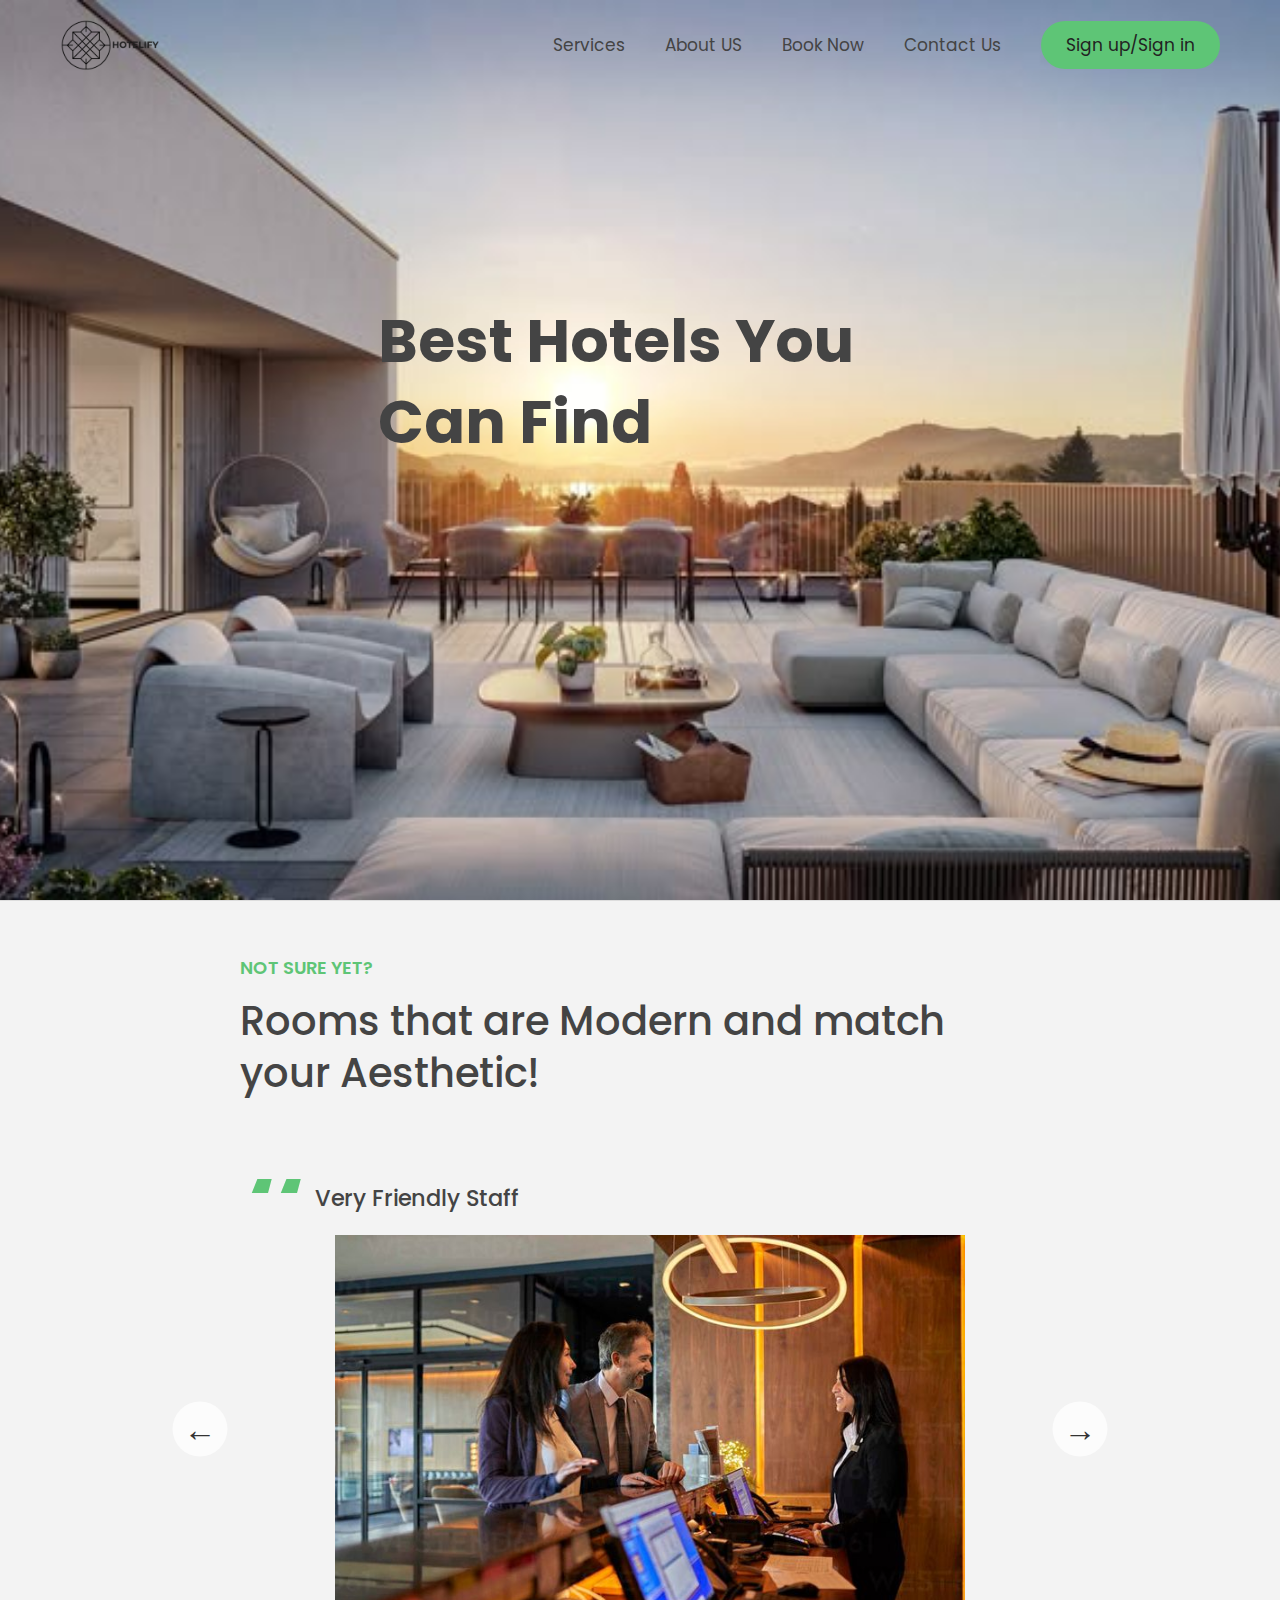
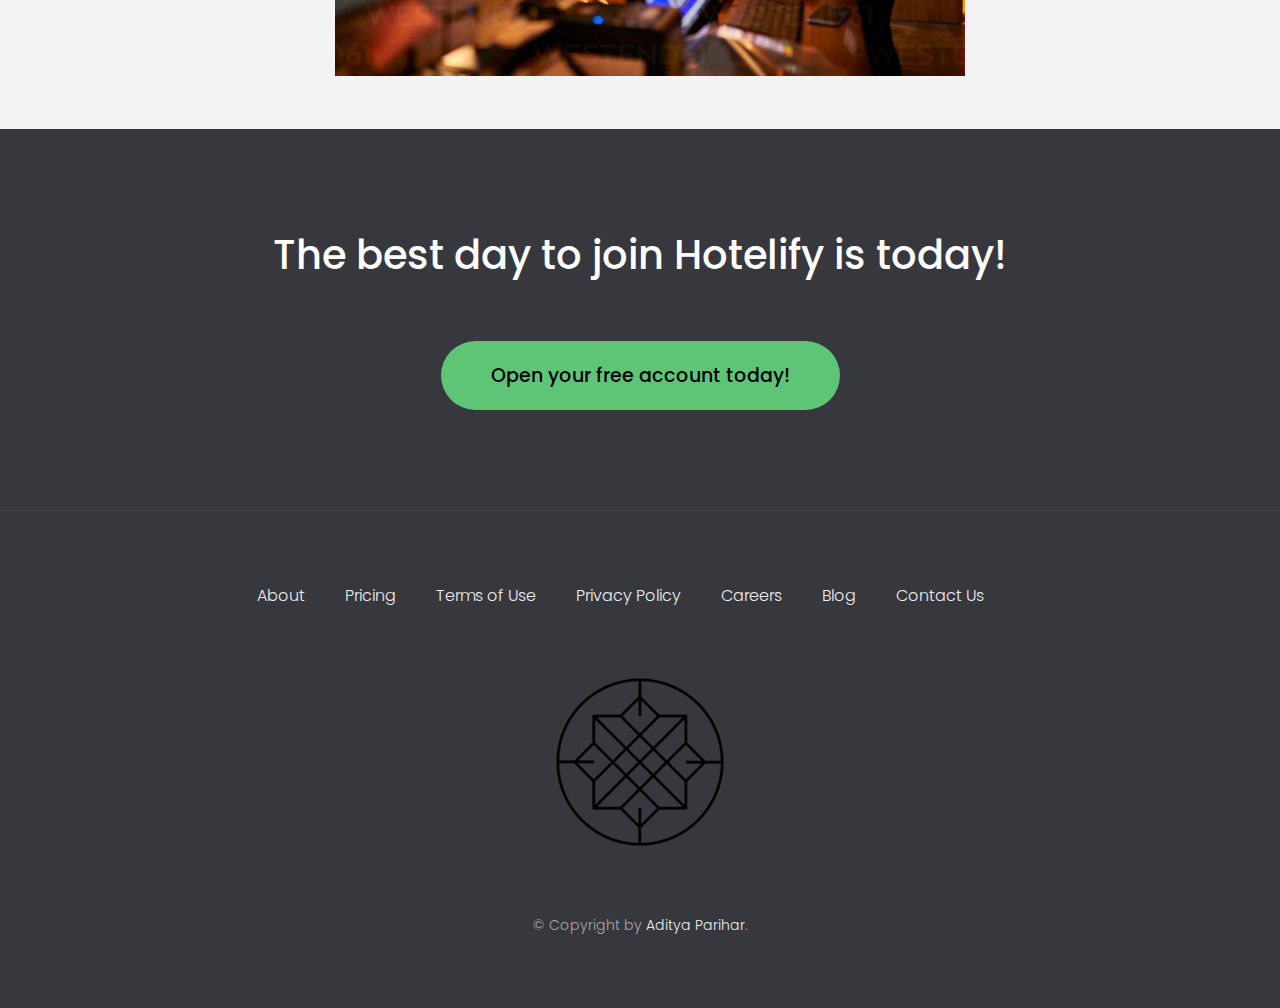
<file: src/index.html>
<!DOCTYPE html>
<html lang="en">
  <head>
    <meta charset="UTF-8" />
    <meta name="viewport" content="width=device-width, initial-scale=1.0" />
    <meta http-equiv="X-UA-Compatible" content="ie=edge" />
    <link
      rel="shortcut icon"
      type="image/png"
      href="/HotelDatabase/wwwroot/img/icon.png"
    />

    <link rel="stylesheet" href="/src/style.css" />

    <link
      href="https://fonts.googleapis.com/css?family=Poppins:300,400,500,600&display=swap"
      rel="stylesheet"
    />
    <title>HOLETIFY</title>
    <script defer src="/src/index.js"></script>
  </head>
  <body>
    <header class="header">
      <nav class="nav">
        <img
          src="/HotelDatabase/wwwroot/img/logo.png"
          alt="Hotelify logo"
          class="nav__logo"
          id="logo"
          designer="Aditya"
          data-version-number="3.0"
        />
        <ul class="nav__links"> 
          <li class="nav__item">
            <a class="nav__link" href="#section1">Services</a>
          </li>
          <li class="nav__item">
            <a class="nav__link" href="#Footer">About US</a>
          </li>
          <li class="nav__item">
            <a class="nav__linked nav__linked" href="book.html">Book Now</a>
          </li>
          <li class="nav__item">
            <a class="nav__linked nav__linked" href="ContactUs.html"
              >Contact Us</a
            >
          </li>

          <li class="nav__item">
            <a class="nav__link nav__link--btn btn--show-modal" href="#"
              >Sign up/Sign in</a
            >
          </li>
        </ul>
      </nav>
      <div class="header__title">
        <h1>
          Best Hotels You<br />
          Can Find
        </h1>
      </div>
    </header>
    <section class="section" id="section1">
      <div class="section__title section__title--testimonials">
        <h2 class="section__description">Not sure yet?</h2>
        <h3 class="section__header">
          Rooms that are Modern and match your Aesthetic!
        </h3>
      </div>

      <div class="slider">
        <div class="slide">
          <div class="testimonial">
            <h5 class="testimonial__header">Very Friendly Staff</h5>

            <img
              src="/HotelDatabase/wwwroot/img/staffimg.jpg"
              alt="staff-image"
              class="testimonial__text"
            />
            </wwwroot/img>
          </div>
        </div>

        <div class="slide">
          <div class="testimonial">
            <h5 class="testimonial__header">Modern and Clean Rooms</h5>
            <img
              src="/HotelDatabase/wwwroot/img/roomimg.jpg"
              alt="staff-image"
              class="testimonial__text"
            />
          </div>
        </div>

        <div class="slide">
          <div class="testimonial">
            <h5 class="testimonial__header">Michelin star Chefs and Food</h5>
            <img
              src="/HotelDatabase/wwwroot/img/foodimg.jpg"
              alt="staff-image"
              class="testimonial__text"
            />
          </div>
        </div>

        <button class="slider__btn slider__btn--left">&larr;</button>
        <button class="slider__btn slider__btn--right">&rarr;</button>
      </div>
    </section>

    <section class="section section--sign-up">
      <div class="section__title">
        <h3 class="section__header">The best day to join Hotelify is today!</h3>
      </div>
      <button class="btn btn--show-modal">Open your free account today!</button>
    </section>

    <footer class="footer" id="Footer">
      <ul class="footer__nav">
        <li class="footer__item">
          <a class="footer__link" href="#">About</a>
        </li>
        <li class="footer__item">
          <a class="footer__link" href="#">Pricing</a>
        </li>
        <li class="footer__item">
          <a class="footer__link" href="#">Terms of Use</a>
        </li>
        <li class="footer__item">
          <a class="footer__link" href="#">Privacy Policy</a>
        </li>
        <li class="footer__item">
          <a class="footer__link" href="#">Careers</a>
        </li>
        <li class="footer__item">
          <a class="footer__link" href="#">Blog</a>
        </li>
        <li class="footer__item">
          <a class="footer__link" href="#">Contact Us</a>
        </li>
      </ul>
      <img
        src="/HotelDatabase/wwwroot/img/icon.png"
        alt="Logo"
        class="footer__logo"
      />
      <p class="footer__copyright">
        &copy; Copyright by
        <a
          class="footer__link twitter-link"
          target="_blank"
          href="https://www.instagram.com/aditya.parihaarr/"
          >Aditya Parihar</a
        >.
      </p>
    </footer>

    <div class="modal hidden">
      <button class="btn--close-modal">&times;</button>
      <h2 class="modal__header">
        Open your account <br />
        in just <span class="highlight">5 minutes</span>
      </h2>
      <form class="modal__form">
        <label>First Name</label>
        <input type="text" />
        <label>Last Name</label>
        <input type="text" />
        <label>Email Address</label>
        <input type="email" />
        <button class="btn">Next step &rarr;</button>
      </form>
    </div>
    <div class="overlay hidden"></div>
  </body>
</html>
</file>
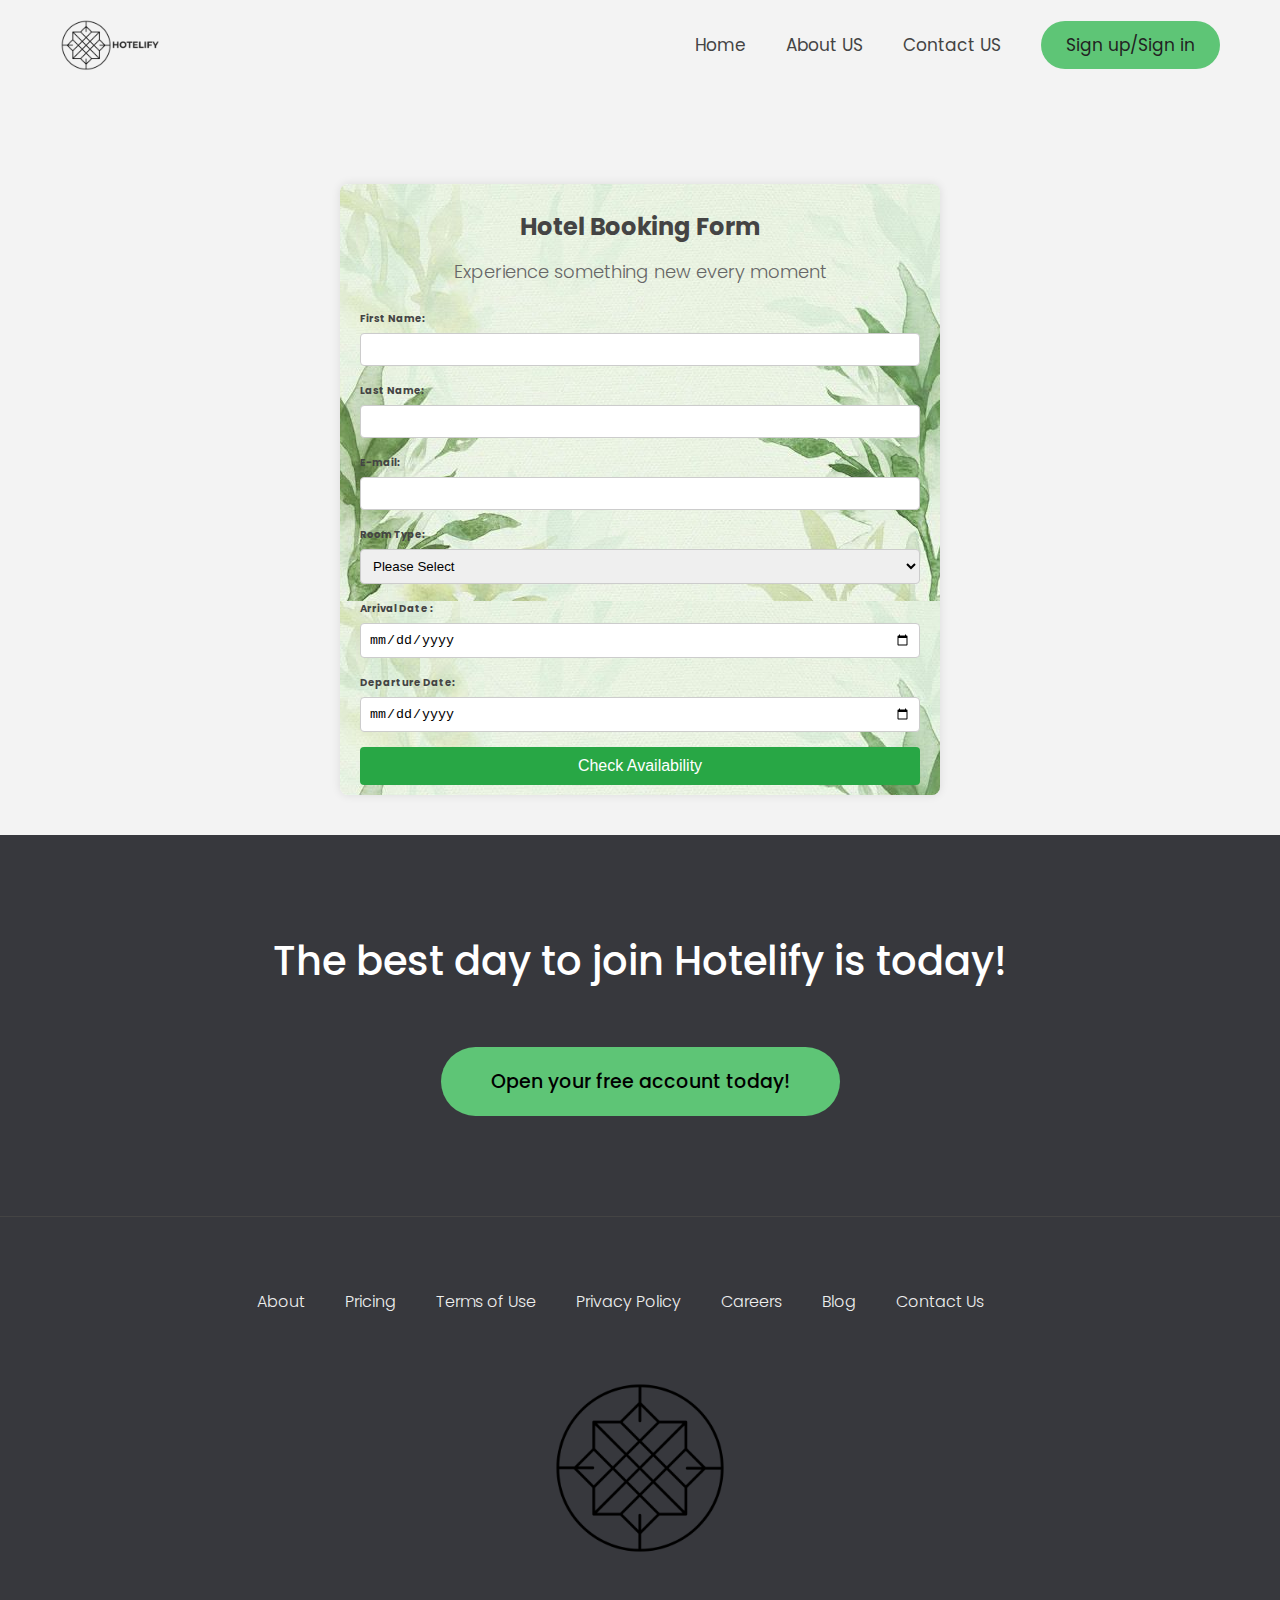
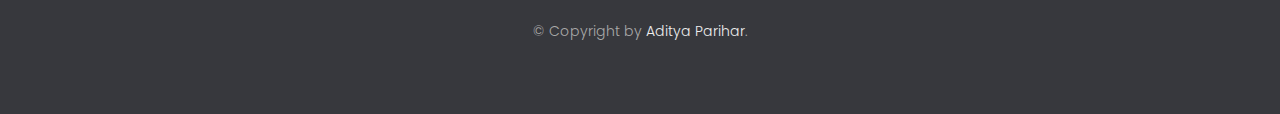
<file: src/book.html>
<!DOCTYPE html>
<html lang="en">
  <head>
    <meta charset="UTF-8" />
    <meta name="viewport" content="width=device-width, initial-scale=1.0" />
    <meta http-equiv="X-UA-Compatible" content="ie=edge" />
    <link
      rel="shortcut icon"
      type="image/png"
      href="/HotelDatabase/wwwroot/img/icon.png"
    />

    <link rel="stylesheet" href="/src/book.css" />

    <link
      href="https://fonts.googleapis.com/css?family=Poppins:300,400,500,600&display=swap"
      rel="stylesheet"
    />
    <title>HOLETIFY</title>
    <script defer src="/src/book.js"></script>
  </head>
  <body>
    <header class="header">
      <nav class="nav">
        <img
          src="/HotelDatabase/wwwroot/img/logo.png"
          alt="Hotelify logo"
          class="nav__logo"
          id="logo"
          designer="Aditya"
          data-version-number="3.0"
        />
        <ul class="nav__links">
          <li class="nav__item">
            <a class="nav__linked nav__linked" href="index.html">Home</a>
          </li>
          <li class="nav__item">
            <a class="nav__link" href="#Footer">About US</a>
          </li>
          <li class="nav__item">
            <a class="nav__linked nav__linked" href="ContactUs.html"
              >Contact US</a
            >
          </li>
          <li class="nav__item">
            <a class="nav__link nav__link--btn btn--show-modal" href="#"
              >Sign up/Sign in</a
            >
          </li>
        </ul>
      </nav>
      <div class="header__title"></div>
    </header>
    <!-- ///////////////////////////////////////////////////////////////////////////////////////// -->
    <div class="booking-container">
      <div class="booking-header">
        <h1>Hotel Booking Form</h1>
        <p class="Experience">Experience something new every moment</p>
      </div>
      <form id="bookingForm">
        <div class="form-group">
          <label for="firstName">First Name:</label>
          <input type="text" id="firstName" name="firstName" required />
        </div>
        <div class="form-group">
          <label for="lastName">Last Name:</label>
          <input type="text" id="lastName" name="lastName" required />
        </div>
        <div class="form-group">
          <label for="email">E-mail:</label>
          <input type="email" id="email" name="email" required />
        </div>
        <div class="form-group">
          <label for="roomType">Room Type:</label>
          <select id="roomType" name="RoomType" required>
            <option value="">Please Select</option>
            <option value="deluxe">deluxe</option>
            <option value="standard">standard</option>
            <option value="suite">suite</option>
            <option value="presidential">presidential</option>
          </select>
        </div>
        <div class="form-group">
          <label for="arrivalDate">Arrival Date :</label>
          <input type="date" id="date" name="arrivalDate" required />
        </div>
        <div class="form-group">
          <label for="departureDate">Departure Date:</label>
          <input type="date" id="departureDate" name="departureDate" required />
        </div>
        <button class="check-button" type="submit">Check Availability</button>
      </form>
      <div id="result"></div>
    </div>

    <!-- ///////////////////////////////////////////////////////////////////////////////////////// -->
    <section class="section section--sign-up">
      <div class="section__title">
        <h3 class="section__header">The best day to join Hotelify is today!</h3>
      </div>
      <button class="btn btn--show-modal">Open your free account today!</button>
    </section>

    <footer class="footer" id="Footer">
      <ul class="footer__nav">
        <li class="footer__item">
          <a class="footer__link" href="#">About</a>
        </li>
        <li class="footer__item">
          <a class="footer__link" href="#">Pricing</a>
        </li>
        <li class="footer__item">
          <a class="footer__link" href="#">Terms of Use</a>
        </li>
        <li class="footer__item">
          <a class="footer__link" href="#">Privacy Policy</a>
        </li>
        <li class="footer__item">
          <a class="footer__link" href="#">Careers</a>
        </li>
        <li class="footer__item">
          <a class="footer__link" href="#">Blog</a>
        </li>
        <li class="footer__item">
          <a class="footer__link" href="#">Contact Us</a>
        </li>
      </ul>
      <img
        src="/HotelDatabase/wwwroot/img/icon.png"
        alt="Logo"
        class="footer__logo"
      />
      <p class="footer__copyright">
        &copy; Copyright by
        <a
          class="footer__link twitter-link"
          target="_blank"
          href="https://www.instagram.com/aditya.parihaarr/"
          >Aditya Parihar</a
        >.
      </p>
    </footer>

    <div class="modal hidden">
      <button class="btn--close-modal">&times;</button>
      <h2 class="modal__header">
        Open your account <br />
        in just <span class="highlight">5 minutes</span>
      </h2>
      <form class="modal__form">
        <label>First Name</label>
        <input type="text" />
        <label>Last Name</label>
        <input type="text" />
        <label>Email Address</label>
        <input type="email" />
        <button class="btn">Next step &rarr;</button>
      </form>
    </div>
    <div class="overlay hidden"></div>
  </body>
</html>
</file>
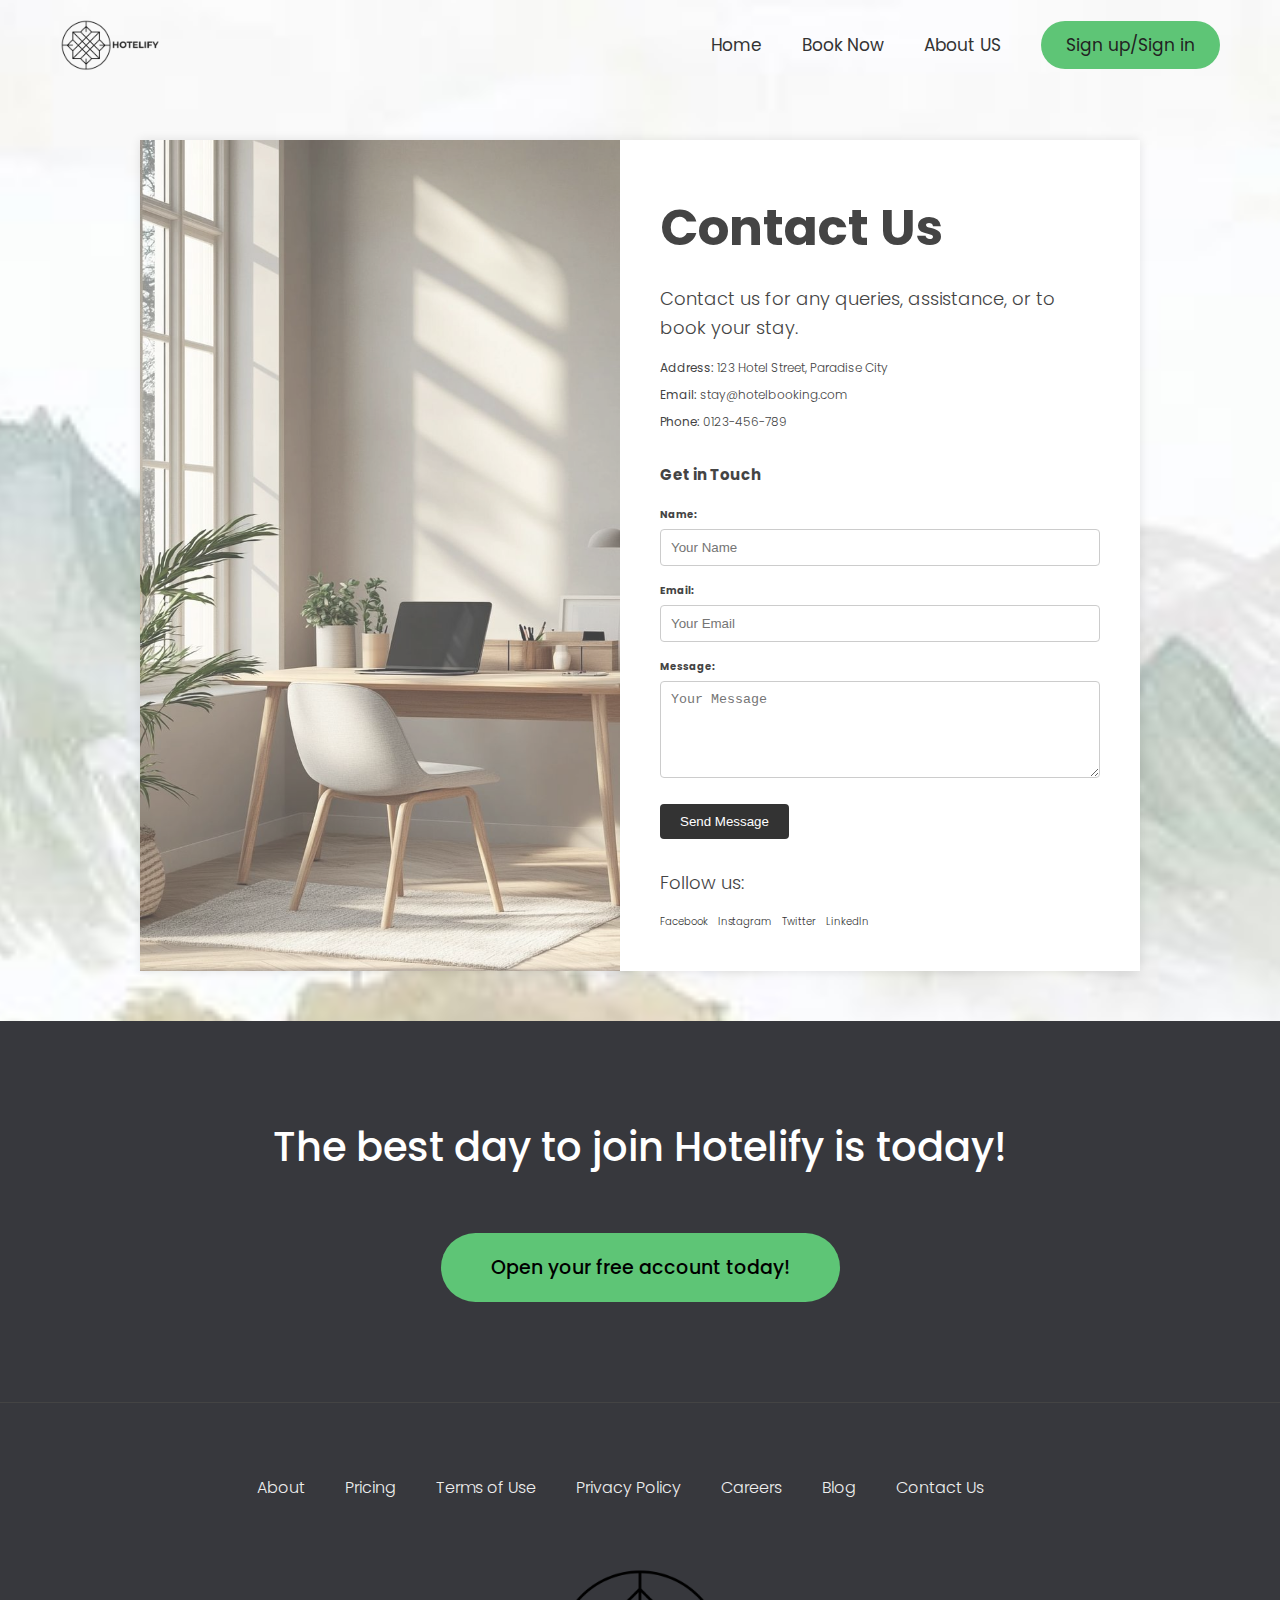
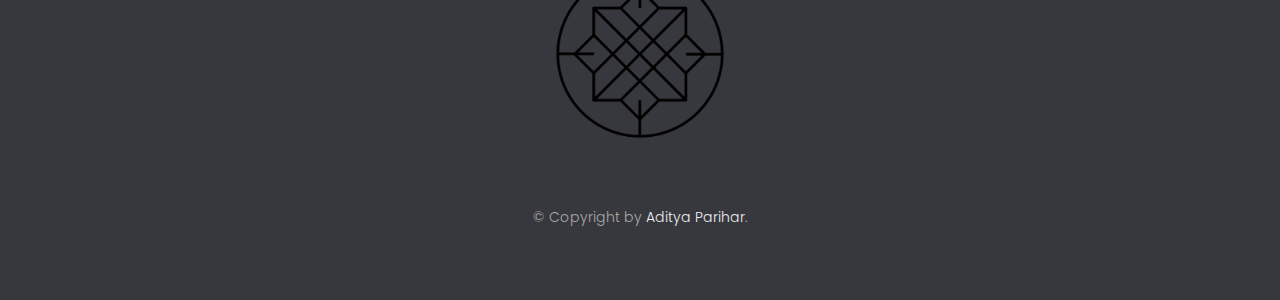
<file: src/ContactUs.html>
<!DOCTYPE html>
<html lang="en">
  <head>
    <meta charset="UTF-8" />
    <meta name="viewport" content="width=device-width, initial-scale=1.0" />
    <link
      rel="shortcut icon"
      type="image/png"
      href="/HotelDatabase/wwwroot/img/icon.png"
    />

    <link rel="stylesheet" href="/src/ContactUs.css" />

    <link
      href="https://fonts.googleapis.com/css?family=Poppins:300,400,500,600&display=swap"
      rel="stylesheet"
    />
    <title>HOTELIFY</title>
    <script defer src="/src/ContactUs.js"></script>
  </head>
  <body>
    <header class="header">
      <nav class="nav">
        <img
          src="/HotelDatabase/wwwroot/img/logo.png"
          alt="Hotelify logo"
          class="nav__logo"
          id="logo"
          designer="Aditya"
          data-version-number="3.0"
        />
        <ul class="nav__links">
          <li class="nav__item">
            <a class="nav__linked nav__linked" href="index.html">Home</a>
          </li>
          <li class="nav__item">
            <a class="nav__linked nav__linked" href="book.html">Book Now</a>
          </li>
          <li class="nav__item">
            <a class="nav__link" href="#Footer">About US</a>
          </li>
          <li class="nav__item">
            <a class="nav__link nav__link--btn btn--show-modal" href="#"
              >Sign up/Sign in</a
            >
          </li>
        </ul>
      </nav>
      <div class="header__title"></div>
    </header>

    <!-- /////////////////////////////////////////////////////////////////////// -->

    <div class="contact-container">
      <div class="contact-left">
        <div class="decorative-image"></div>
      </div>
      <div class="contact-right">
        <h1>Contact Us</h1>
        <p>Contact us for any queries, assistance, or to book your stay.</p>
        <div class="contact-info">
          <p><strong>Address:</strong> 123 Hotel Street, Paradise City</p>
          <p><strong>Email:</strong> stay@hotelbooking.com</p>
          <p><strong>Phone:</strong> 0123-456-789</p>
        </div>
        <div class="contact-form">
          <h2>Get in Touch</h2>
          <form id="contactForm">
            <label for="name">Name:</label>
            <input
              type="text"
              id="name"
              name="name"
              placeholder="Your Name"
              required
            />

            <label for="email">Email:</label>
            <input
              type="email"
              id="email"
              name="email"
              placeholder="Your Email"
              required
            />

            <label for="message">Message:</label>
            <textarea
              id="message"
              name="message"
              rows="5"
              placeholder="Your Message"
              required
            ></textarea>

            <button type="submit">Send Message</button>
          </form>
        </div>
        <div class="follow-us">
          <p>Follow us:</p>
          <ul>
            <li><a href="#">Facebook</a></li>
            <li><a href="#">Instagram</a></li>
            <li><a href="#">Twitter</a></li>
            <li><a href="#">LinkedIn</a></li>
          </ul>
        </div>
      </div>
    </div>

    <!-- /////////////////////////////////////////////////////////////////////// -->
    <section class="section section--sign-up">
      <div class="section__title">
        <h3 class="section__header">The best day to join Hotelify is today!</h3>
      </div>
      <button class="btn btn--show-modal">Open your free account today!</button>
    </section>

    <footer class="footer" id="Footer">
      <ul class="footer__nav">
        <li class="footer__item">
          <a class="footer__link" href="#">About</a>
        </li>
        <li class="footer__item">
          <a class="footer__link" href="#">Pricing</a>
        </li>
        <li class="footer__item">
          <a class="footer__link" href="#">Terms of Use</a>
        </li>
        <li class="footer__item">
          <a class="footer__link" href="#">Privacy Policy</a>
        </li>
        <li class="footer__item">
          <a class="footer__link" href="#">Careers</a>
        </li>
        <li class="footer__item">
          <a class="footer__link" href="#">Blog</a>
        </li>
        <li class="footer__item">
          <a class="footer__link" href="#">Contact Us</a>
        </li>
      </ul>
      <img
        src="/HotelDatabase/wwwroot/img/icon.png"
        alt="Logo"
        class="footer__logo"
      />
      <p class="footer__copyright">
        &copy; Copyright by
        <a
          class="footer__link twitter-link"
          target="_blank"
          href="https://www.instagram.com/aditya.parihaarr/"
          >Aditya Parihar</a
        >.
      </p>
    </footer>
    <div class="modal hidden">
      <button class="btn--close-modal">&times;</button>
      <h2 class="modal__header">
        Open your account <br />
        in just <span class="highlight">5 minutes</span>
      </h2>
      <form class="modal__form">
        <label>First Name</label>
        <input type="text" />
        <label>Last Name</label>
        <input type="text" />
        <label>Email Address</label>
        <input type="email" />
        <button class="btn">Next step &rarr;</button>
      </form>
    </div>
    <div class="overlay hidden"></div>
  </body>
</html>
</file>
<file: src/style.css>
* {
  margin: 0;
  padding: 0;
  box-sizing: inherit;
}
img {
  transition: filter 0.5s;
}
html {
  font-size: 62.5%;
  box-sizing: border-box;
}
body {
  font-family: 'Poppins', sans-serif;
  font-weight: 300;
  color: #444;
  line-height: 1.9;
  background-color: #f3f3f3;
}

.btn {
  display: inline-block;
  background-color: var(--color-primary);
  font-size: 1.6rem;
  font-family: inherit;
  font-weight: 500;
  border: none;
  padding: 1.25rem 4.5rem;
  border-radius: 10rem;
  cursor: pointer;
  transition: all 0.3s;
}
.nav {
  display: flex;
  justify-content: space-between;
  align-items: center;
  height: 9rem;
  width: 100%;
  padding: 0 6rem;
  z-index: 100;
}
.nav.sticky {
  position: fixed;
  background-color: rgba(255, 255, 255, 0.95);
}
.nav__logo {
  height: 10rem;
  transition: all 0.3s;
}
.nav__item {
  margin-left: 4rem;
}
.header__img {
  width: 100%;
  grid-column: 2 / 3;
  grid-row: 1 / span 4;
  transform: translateY(-6rem);
}

.nav__links {
  display: flex;
  align-items: center;
  list-style: none;
}
.nav__linked:link,
.nav__linked:visited {
  font-size: 1.7rem;
  font-weight: 400;
  color: inherit;
  text-decoration: none;
  display: block;
  transition: all 0.3s;
}
.nav__linked--btn:link,
.nav__linked--btn:visited {
  padding: 0.8rem 2.5rem;
  border-radius: 3rem;
  background-color: var(--color-primary);
  color: #222;
}
.nav__linked--btn:hover,
.nav__linked--btn:active {
  color: inherit;
  background-color: var(--color-primary-darker);
  color: #333;
}
.nav__link:link,
.nav__link:visited {
  font-size: 1.7rem;
  font-weight: 400;
  color: inherit;
  text-decoration: none;
  display: block;
  transition: all 0.3s;
}

.nav__link--btn:link,
.nav__link--btn:visited {
  padding: 0.8rem 2.5rem;
  border-radius: 3rem;
  background-color: var(--color-primary);
  color: #222;
}

.nav__link--btn:hover,
.nav__link--btn:active {
  color: inherit;
  background-color: var(--color-primary-darker);
  color: #333;
}

.header {
  background-image: url('/HotelDatabase/wwwroot/img/bgimg.jpg');
  background-size: cover;
  background-position: center center;
  background-repeat: no-repeat;
  height: 100vh;
  margin: 0;
  padding: 0rem;
  display: flex;
  flex-direction: column;
  align-items: center;
}

h1 {
  font-size: 6rem;
  line-height: 1.35;
}
.highlight {
  position: relative;
}
.highlight::after {
  display: block;
  content: '';
  position: absolute;
  bottom: 0;
  left: 0;
  height: 100%;
  width: 100%;
  z-index: -1;
  opacity: 0.7;
  transform: scale(1.07, 1.05) skewX(-15deg);
  background-image: var(--gradient-primary);
}
.header__title {
  flex: 0.72;
  padding-left: 27rem;
  max-width: 115rem;
  display: grid;
  grid-template-columns: 3fr 2fr;
  row-gap: 3rem;
  align-content: center;
  justify-content: center;

  align-items: start;
  justify-items: start;
}
.section__title--testimonials {
  margin-bottom: 4rem;
}
.section__description {
  font-size: 1.8rem;
  font-weight: 600;
  text-transform: uppercase;
  color: var(--color-primary);
  margin-bottom: 1rem;
}
.section__title--testimonials {
  margin-bottom: 4rem;
}
.section__title {
  max-width: 80rem;
  margin: 0 auto 8rem auto;
}

:root {
  --color-primary: #5ec576;
  --color-secondary: #ffcb03;
  --color-tertiary: #ff585f;
  --color-primary-darker: #4bbb7d;
  --color-secondary-darker: #ffbb00;
  --color-tertiary-darker: #fd424b;
  --color-primary-opacity: #5ec5763a;
  --color-secondary-opacity: #ffcd0331;
  --color-tertiary-opacity: #ff58602d;
  --gradient-primary: linear-gradient(to top left, #39b385, #9be15d);
  --gradient-secondary: linear-gradient(to top left, #ffb003, #ffcb03);
}
.testimonial {
  width: 65%;
  position: relative;
}
.testimonial > img {
  width: 100%;
  object-fit: cover;
}
.testimonial::before {
  content: '\201C';
  position: absolute;
  top: -5.7rem;
  left: -6.8rem;
  line-height: 1;
  font-size: 20rem;
  font-family: inherit;
  color: var(--color-primary);
  z-index: -1;
}
.testimonial__header {
  font-size: 2.25rem;
  font-weight: 500;
  margin-bottom: 1.5rem;
}
.testimonial__text {
  height: 49vh;
  padding-left: 20px;
}

.slider {
  max-width: 100rem;
  height: 50rem;
  margin: 0 auto;
  position: relative;

  /* IN THE END */
  overflow: hidden;
}
.slide {
  position: absolute;
  top: 0;
  width: 100%;
  height: 50rem;

  display: flex;
  align-items: center;
  justify-content: center;

  /* THIS creates the animation! */
  transition: transform 1s;
}
.slide > img {
  /* Only for images that have different size than slide */
  width: 100%;
  height: 100%;
  object-fit: cover;
}
.slider__btn {
  position: absolute;
  top: 50%;
  z-index: 10;

  border: none;
  background: rgba(255, 255, 255, 0.7);
  font-family: inherit;
  color: #333;
  border-radius: 50%;
  height: 5.5rem;
  width: 5.5rem;
  font-size: 3.25rem;
  cursor: pointer;
}
.slider__btn--left {
  left: 6%;
  transform: translate(-50%, -50%);
}

.slider__btn--right {
  right: 6%;
  transform: translate(50%, -50%);
}
.dots {
  position: absolute;
  bottom: 5%;
  left: 50%;
  transform: translateX(-50%);
  display: flex;
}

.dots__dot {
  border: none;
  background-color: #b9b9b9;
  opacity: 0.7;
  height: 1rem;
  width: 1rem;
  border-radius: 50%;
  margin-right: 1.75rem;
  cursor: pointer;
  transition: all 0.5s;

  /* Only necessary when overlying images */
  /* box-shadow: 0 0.6rem 1.5rem rgba(0, 0, 0, 0.7); */
}

.dots__dot:last-child {
  margin: 0;
}

.dots__dot--active {
  /* background-color: #fff; */
  background-color: #888;
  opacity: 1;
}
.section--sign-up .section__header {
  color: #fff;
  text-align: center;
}
.section__header {
  font-size: 4rem;
  line-height: 1.3;
  font-weight: 500;
}
.footer {
  padding: 7rem 3rem;
  background-color: #37383d;
}
.footer__nav {
  list-style: none;
  display: flex;
  justify-content: center;
  margin-bottom: 5rem;
}
.footer__item {
  margin-right: 4rem;
}
.footer__link {
  font-size: 1.6rem;
  color: #eee;
  text-decoration: none;
}
.footer__logo {
  height: 20rem;
  display: block;
  margin: 0 auto;
  margin-bottom: 5rem;
}
.footer__copyright {
  font-size: 1.4rem;
  color: #aaa;
  text-align: center;
}

.footer__copyright .footer__link {
  font-size: 1.4rem;
}

.section {
  padding: 5rem 3rem;
  border-top: 1px solid #ddd;

  transition: transform 1s, opacity 1s;
}
.section--hidden {
  opacity: 0;
  transform: translateY(8rem);
}
.section--sign-up {
  background-color: #37383d;
  border-top: none;
  border-bottom: 1px solid #444;
  text-align: center;
  padding: 10rem 3rem;
}

.section--sign-up .section__title {
  margin-bottom: 6rem;
}
.section--sign-up .btn {
  font-size: 1.9rem;
  padding: 2rem 5rem;
}
.modal {
  position: fixed;
  top: 50%;
  left: 50%;
  transform: translate(-50%, -50%);
  max-width: 60rem;
  background-color: #f3f3f3;
  padding: 5rem 6rem;
  box-shadow: 0 4rem 6rem rgba(0, 0, 0, 0.3);
  z-index: 1000;
  transition: all 0.5s;
}
.overlay {
  position: fixed;
  top: 0;
  left: 0;
  width: 100%;
  height: 100%;
  background-color: rgba(0, 0, 0, 0.5);
  backdrop-filter: blur(4px);
  z-index: 100;
  transition: all 0.5s;
}

.modal__header {
  font-size: 3.25rem;
  margin-bottom: 4.5rem;
  line-height: 1.5;
}

.modal__form {
  margin: 0 3rem;
  display: grid;
  grid-template-columns: 1fr 2fr;
  align-items: center;
  gap: 2.5rem;
}

.modal__form label {
  font-size: 1.7rem;
  font-weight: 500;
}

.modal__form input {
  font-size: 1.7rem;
  padding: 1rem 1.5rem;
  border: 1px solid #ddd;
  border-radius: 0.5rem;
}

.modal__form button {
  grid-column: 1 / span 2;
  justify-self: center;
  margin-top: 1rem;
}

.btn--close-modal {
  font-family: inherit;
  color: inherit;
  position: absolute;
  top: 0.5rem;
  right: 2rem;
  font-size: 4rem;
  cursor: pointer;
  border: none;
  background: none;
}
.hidden {
  visibility: hidden;
  opacity: 0;
}
.cookie-message {
  display: flex;
  align-items: center;
  justify-content: space-evenly;
  width: 100%;
  background-color: white;
  color: #bbb;
  font-size: 1.5rem;
  font-weight: 400;
}
</file>
<file: src/book.css>
:root {
  --color-primary: #5ec576;
  --color-secondary: #ffcb03;
  --color-tertiary: #ff585f;
  --color-primary-darker: #4bbb7d;
  --color-secondary-darker: #ffbb00;
  --color-tertiary-darker: #fd424b;
  --color-primary-opacity: #5ec5763a;
  --color-secondary-opacity: #ffcd0331;
  --color-tertiary-opacity: #ff58602d;
  --gradient-primary: linear-gradient(to top left, #39b385, #9be15d);
  --gradient-secondary: linear-gradient(to top left, #ffb003, #ffcb03);
}

* {
  margin: 0;
  padding: 0;
  box-sizing: inherit;
}
html {
  font-size: 62.5%;
  box-sizing: border-box;
}
body {
  font-family: 'Poppins', sans-serif;
  font-weight: 300;
  color: #444;
  line-height: 1.9;
  background-color: #f3f3f3;
}
.btn {
  display: inline-block;
  background-color: var(--color-primary);
  font-size: 1.6rem;
  font-family: inherit;
  font-weight: 500;
  border: none;
  padding: 1.25rem 4.5rem;
  border-radius: 10rem;
  cursor: pointer;
  transition: all 0.3s;
}
.nav {
  display: flex;
  justify-content: space-between;
  align-items: center;
  height: 9rem;
  width: 100%;
  padding: 0 6rem;
  z-index: 100;
}
.nav.sticky {
  position: fixed;
  background-color: rgba(255, 255, 255, 0.95);
}
.nav__logo {
  height: 10rem;
  transition: all 0.3s;
}
.nav__item {
  margin-left: 4rem;
}

.nav__linked:link,
.nav__linked:visited {
  font-size: 1.7rem;
  font-weight: 400;
  color: inherit;
  text-decoration: none;
  display: block;
  transition: all 0.3s;
}
.nav__linked--btn:link,
.nav__linked--btn:visited {
  padding: 0.8rem 2.5rem;
  border-radius: 3rem;
  background-color: var(--color-primary);
  color: #222;
}
.nav__linked--btn:hover,
.nav__linked--btn:active {
  color: inherit;
  background-color: var(--color-primary-darker);
  color: #333;
}

.nav__links {
  display: flex;
  align-items: center;
  list-style: none;
}
.nav__link:link,
.nav__link:visited {
  font-size: 1.7rem;
  font-weight: 400;
  color: inherit;
  text-decoration: none;
  display: block;
  transition: all 0.3s;
}

.nav__link--btn:link,
.nav__link--btn:visited {
  padding: 0.8rem 2.5rem;
  border-radius: 3rem;
  background-color: var(--color-primary);
  color: #222;
}

.nav__link--btn:hover,
.nav__link--btn:active {
  color: inherit;
  background-color: var(--color-primary-darker);
  color: #333;
}
.header {
  height: 16vh;
  margin: 0;
  padding: 0rem;
  display: flex;
  flex-direction: column;
  align-items: center;
}
.section {
  padding: 15rem 3rem;
  border-top: 1px solid #ddd;

  transition: transform 1s, opacity 1s;
}
.section--hidden {
  opacity: 0;
  transform: translateY(8rem);
}
.section--sign-up {
  background-color: #37383d;
  border-top: none;
  border-bottom: 1px solid #444;
  text-align: center;
  padding: 10rem 3rem;
}

.section--sign-up .section__title {
  margin-bottom: 6rem;
}
.section--sign-up .btn {
  font-size: 1.9rem;
  padding: 2rem 5rem;
}
.modal {
  position: fixed;
  top: 50%;
  left: 50%;
  transform: translate(-50%, -50%);
  max-width: 60rem;
  background-color: #f3f3f3;
  padding: 5rem 6rem;
  box-shadow: 0 4rem 6rem rgba(0, 0, 0, 0.3);
  z-index: 1000;
  transition: all 0.5s;
}
.overlay {
  position: fixed;
  top: 0;
  left: 0;
  width: 100%;
  height: 100%;
  background-color: rgba(0, 0, 0, 0.5);
  backdrop-filter: blur(4px);
  z-index: 100;
  transition: all 0.5s;
}

.modal__header {
  font-size: 3.25rem;
  margin-bottom: 4.5rem;
  line-height: 1.5;
}

.modal__form {
  margin: 0 3rem;
  display: grid;
  grid-template-columns: 1fr 2fr;
  align-items: center;
  gap: 2.5rem;
}

.modal__form label {
  font-size: 1.7rem;
  font-weight: 500;
}

.modal__form input {
  font-size: 1.7rem;
  padding: 1rem 1.5rem;
  border: 1px solid #ddd;
  border-radius: 0.5rem;
}

.modal__form button {
  grid-column: 1 / span 2;
  justify-self: center;
  margin-top: 1rem;
}

.btn--close-modal {
  font-family: inherit;
  color: inherit;
  position: absolute;
  top: 0.5rem;
  right: 2rem;
  font-size: 4rem;
  cursor: pointer;
  border: none;
  background: none;
}
.hidden {
  visibility: hidden;
  opacity: 0;
}
.cookie-message {
  display: flex;
  align-items: center;
  justify-content: space-evenly;
  width: 100%;
  background-color: white;
  color: #bbb;
  font-size: 1.5rem;
  font-weight: 400;
}
.section--sign-up .section__header {
  color: #fff;
  text-align: center;
}
.section__header {
  font-size: 4rem;
  line-height: 1.3;
  font-weight: 500;
}
.footer {
  padding: 7rem 3rem;
  background-color: #37383d;
}
.footer__nav {
  list-style: none;
  display: flex;
  justify-content: center;
  margin-bottom: 5rem;
}
.footer__item {
  margin-right: 4rem;
}
.footer__link {
  font-size: 1.6rem;
  color: #eee;
  text-decoration: none;
}
.footer__logo {
  height: 20rem;
  display: block;
  margin: 0 auto;
  margin-bottom: 5rem;
}
.footer__copyright {
  font-size: 1.4rem;
  color: #aaa;
  text-align: center;
}

.footer__copyright .footer__link {
  font-size: 1.4rem;
}
.highlight {
  position: relative;
}

.highlight::after {
  display: block;
  content: '';
  position: absolute;
  bottom: 0;
  left: 0;
  height: 100%;
  width: 100%;
  z-index: -1;
  opacity: 0.7;
  transform: scale(1.07, 1.05) skewX(-15deg);
  background-image: var(--gradient-primary);
}
/* ----------------------------------------------------------- */

.booking-container {
  background-image: url('/HotelDatabase/wwwroot/img/bookingbg.jpg');
  max-width: 600px;
  margin: 40px auto;
  padding: 20px;
  padding-bottom: 10px;
  box-shadow: 0 0 10px rgba(0, 0, 0, 0.1);
  border-radius: 8px;
  font-family: 'Poppins', sans-serif;
  font-weight: 300;
  color: #444;
  line-height: 1.9;
}

.booking-header {
  text-align: center;
  margin-bottom: 20px;
}
.Experience {
  font-size: large;
}
.header-image {
  width: 100%;
  max-height: 200px;
  object-fit: cover;
  border-radius: 8px 8px 0 0;
}

.header-thumbnails img {
  width: 70px;
  height: 70px;
  object-fit: cover;
  margin: 5px;
  border-radius: 4px;
  border: 1px solid #ccc;
}

.booking-header h1 {
  margin: 10px 0 5px;
  font-size: 24px;
}

.booking-header p {
  margin: 0 0 20px;
  color: #666;
}

.form-group {
  margin-bottom: 15px;
}

.form-group label {
  display: block;
  margin-bottom: 5px;
  font-weight: bold;
}

.form-group input[type='text'],
.form-group input[type='email'],
.form-group input[type='number'],
.form-group input[type='datetime-local'],
.form-group select,
.form-group textarea {
  width: 100%;
  padding: 8px;
  box-sizing: border-box;
  border-radius: 4px;
  border: 1px solid #ccc;
}

.departure-selects {
  display: flex;
  gap: 10px;
}

.room-availability {
  margin-top: 20px;
  padding: 15px;
  border-radius: 4px;
  background-color: #e9f7ef;
  border: 1px solid #28a745;
  color: #155724;
  display: none;
}

.booking-header {
  text-align: center;
  margin-bottom: 20px;
}

.booking-header h1 {
  margin: 0;
  font-size: 24px;
}

.booking-header p {
  margin: 5px 0 15px;
  color: #666;
}

.form-group {
  margin-bottom: 15px;
}

label {
  display: block;
  margin-bottom: 5px;
  font-weight: bold;
}

input[type='text'],
input[type='email'],
input[type='datetime-local'],
input[type='date'],
select {
  width: 100%;
  padding: 8px;
  box-sizing: border-box;
  border-radius: 4px;
  border: 1px solid #ccc;
}

.check-button {
  background: #28a745;
  color: white;
  border: none;
  padding: 10px;
  width: 100%;
  border-radius: 4px;
  font-size: 16px;
  cursor: pointer;
}

.check-button:hover {
  background: #218838;
}

#result {
  margin-top: 20px;
  padding: 15px;
  border-radius: 4px;
  display: none;
}
</file>
<file: src/ContactUs.css>
:root {
  --color-primary: #5ec576;
  --color-secondary: #ffcb03;
  --color-tertiary: #ff585f;
  --color-primary-darker: #4bbb7d;
  --color-secondary-darker: #ffbb00;
  --color-tertiary-darker: #fd424b;
  --color-primary-opacity: #5ec5763a;
  --color-secondary-opacity: #ffcd0331;
  --color-tertiary-opacity: #ff58602d;
  --gradient-primary: linear-gradient(to top left, #39b385, #9be15d);
  --gradient-secondary: linear-gradient(to top left, #ffb003, #ffcb03);
}

* {
  margin: 0;
  padding: 0;
  box-sizing: inherit;
}
html {
  font-size: 62.5%;
  box-sizing: border-box;
}
body {
  font-family: 'Poppins', sans-serif;
  font-weight: 300;
  color: #444;
  line-height: 1.9;
  background-color: #f3f3f3;
}
.btn {
  display: inline-block;
  background-color: var(--color-primary);
  font-size: 1.6rem;
  font-family: inherit;
  font-weight: 500;
  border: none;
  padding: 1.25rem 4.5rem;
  border-radius: 10rem;
  cursor: pointer;
  transition: all 0.3s;
}
.nav {
  display: flex;
  justify-content: space-between;
  align-items: center;
  height: 9rem;
  width: 100%;
  padding: 0 6rem;
  z-index: 100;
}
.nav.sticky {
  position: fixed;
  background-color: rgba(255, 255, 255, 0.95);
}
.nav__logo {
  height: 10rem;
  transition: all 0.3s;
}
.nav__item {
  margin-left: 4rem;
}

.nav__linked:link,
.nav__linked:visited {
  font-size: 1.7rem;
  font-weight: 400;
  color: inherit;
  text-decoration: none;
  display: block;
  transition: all 0.3s;
}
.nav__linked--btn:link,
.nav__linked--btn:visited {
  padding: 0.8rem 2.5rem;
  border-radius: 3rem;
  background-color: var(--color-primary);
  color: #222;
}
.nav__linked--btn:hover,
.nav__linked--btn:active {
  color: inherit;
  background-color: var(--color-primary-darker);
  color: #333;
}

.nav__links {
  display: flex;
  align-items: center;
  list-style: none;
}
.nav__link:link,
.nav__link:visited {
  font-size: 1.7rem;
  font-weight: 400;
  color: inherit;
  text-decoration: none;
  display: block;
  transition: all 0.3s;
}

.nav__link--btn:link,
.nav__link--btn:visited {
  padding: 0.8rem 2.5rem;
  border-radius: 3rem;
  background-color: var(--color-primary);
  color: #222;
}

.nav__link--btn:hover,
.nav__link--btn:active {
  color: inherit;
  background-color: var(--color-primary-darker);
  color: #333;
}
.header {
  height: 10vh;
  margin: 0;
  padding: 0rem;
  display: flex;
  flex-direction: column;
  align-items: center;
}
.section {
  padding: 15rem 3rem;
  border-top: 1px solid #ddd;

  transition: transform 1s, opacity 1s;
}
.section--hidden {
  opacity: 0;
  transform: translateY(8rem);
}
.section--sign-up {
  background-color: #37383d;
  border-top: none;
  border-bottom: 1px solid #444;
  text-align: center;
  padding: 10rem 3rem;
}

.section--sign-up .section__title {
  margin-bottom: 6rem;
}
.section--sign-up .btn {
  font-size: 1.9rem;
  padding: 2rem 5rem;
}
.modal {
  position: fixed;
  top: 50%;
  left: 50%;
  transform: translate(-50%, -50%);
  max-width: 60rem;
  background-color: #f3f3f3;
  padding: 5rem 6rem;
  box-shadow: 0 4rem 6rem rgba(0, 0, 0, 0.3);
  z-index: 1000;
  transition: all 0.5s;
}
.overlay {
  position: fixed;
  top: 0;
  left: 0;
  width: 100%;
  height: 100%;
  background-color: rgba(0, 0, 0, 0.5);
  backdrop-filter: blur(4px);
  z-index: 100;
  transition: all 0.5s;
}

.modal__header {
  font-size: 3.25rem;
  margin-bottom: 4.5rem;
  line-height: 1.5;
}

.modal__form {
  margin: 0 3rem;
  display: grid;
  grid-template-columns: 1fr 2fr;
  align-items: center;
  gap: 2.5rem;
}

.modal__form label {
  font-size: 1.7rem;
  font-weight: 500;
}

.modal__form input {
  font-size: 1.7rem;
  padding: 1rem 1.5rem;
  border: 1px solid #ddd;
  border-radius: 0.5rem;
}

.modal__form button {
  grid-column: 1 / span 2;
  justify-self: center;
  margin-top: 1rem;
}

.btn--close-modal {
  font-family: inherit;
  color: inherit;
  position: absolute;
  top: 0.5rem;
  right: 2rem;
  font-size: 4rem;
  cursor: pointer;
  border: none;
  background: none;
}
.hidden {
  visibility: hidden;
  opacity: 0;
}
.cookie-message {
  display: flex;
  align-items: center;
  justify-content: space-evenly;
  width: 100%;
  background-color: white;
  color: #bbb;
  font-size: 1.5rem;
  font-weight: 400;
}
.section--sign-up .section__header {
  color: #fff;
  text-align: center;
}
.section__header {
  font-size: 4rem;
  line-height: 1.3;
  font-weight: 500;
}
.footer {
  padding: 7rem 3rem;
  background-color: #37383d;
}
.footer__nav {
  list-style: none;
  display: flex;
  justify-content: center;
  margin-bottom: 5rem;
}
.footer__item {
  margin-right: 4rem;
}
.footer__link {
  font-size: 1.6rem;
  color: #eee;
  text-decoration: none;
}
.footer__logo {
  height: 20rem;
  display: block;
  margin: 0 auto;
  margin-bottom: 5rem;
}
.footer__copyright {
  font-size: 1.4rem;
  color: #aaa;
  text-align: center;
}

.footer__copyright .footer__link {
  font-size: 1.4rem;
}
.highlight {
  position: relative;
}

.highlight::after {
  display: block;
  content: '';
  position: absolute;
  bottom: 0;
  left: 0;
  height: 100%;
  width: 100%;
  z-index: -1;
  opacity: 0.7;
  transform: scale(1.07, 1.05) skewX(-15deg);
  background-image: var(--gradient-primary);
}
/* //////////////////////////////////////////////////////////////////// */
body {
  margin: 0;

  background-image: url('/HotelDatabase/wwwroot/img/contactbggg.jpg');
  color: #333;
  background-size: cover;
  background-position: center center;
  background-repeat: no-repeat;
}

.contact-container {
  display: flex;
  max-width: 1000px;
  margin: 50px auto;
  background: #fff;
  box-shadow: 0 0 10px rgba(0, 0, 0, 0.1);
}

.contact-left {
  flex: 1;
  background-image: url('/HotelDatabase/wwwroot/img/leftbg.jpg');
  display: flex;
  justify-content: center;
  align-items: center;
  padding: 20px;
  background-size: cover;
  background-position: center center;
  background-repeat: no-repeat;
  opacity: 0.75;
}

.contact-left img {
  width: 150px;
  margin: 10px;
}

.contact-right {
  flex: 1;
  padding: 40px;
  font-family: 'Poppins', sans-serif;
  font-weight: 300;
  color: #444;
  line-height: 1.9;
}

.contact-right h1 {
  margin-top: 0;
  font-size: 2em;
  margin-bottom: 10px;
  font-size: 50px;
}

.contact-right p {
  margin: 5px 0 15px;
  line-height: 1.6;
  font-size: large;
}

.contact-info p {
  margin: 8px 0;
  font-size: larger;
}

.contact-form h2 {
  margin-top: 30px;
  margin-bottom: 10px;
}

.contact-form label {
  display: block;
  margin-top: 15px;
  font-weight: bold;
}

.contact-form input,
.contact-form textarea {
  width: 100%;
  padding: 10px;
  margin-top: 5px;
  border: 1px solid #ccc;
  border-radius: 4px;
}

.contact-form button {
  margin-top: 20px;
  padding: 10px 20px;
  background-color: #333;
  color: #fff;
  border: none;
  cursor: pointer;
  border-radius: 4px;
}

.contact-form button:hover {
  background-color: #555;
}

.follow-us {
  margin-top: 30px;
}

.follow-us ul {
  list-style: none;
  padding: 0;
  display: flex;
  gap: 10px;
}

.follow-us a {
  text-decoration: none;
  color: #333;
}

.follow-us a:hover {
  text-decoration: underline;
}

@media (max-width: 768px) {
  .contact-container {
    flex-direction: column;
  }
}
/* ---------------------------------------------------------------- */
</file>
